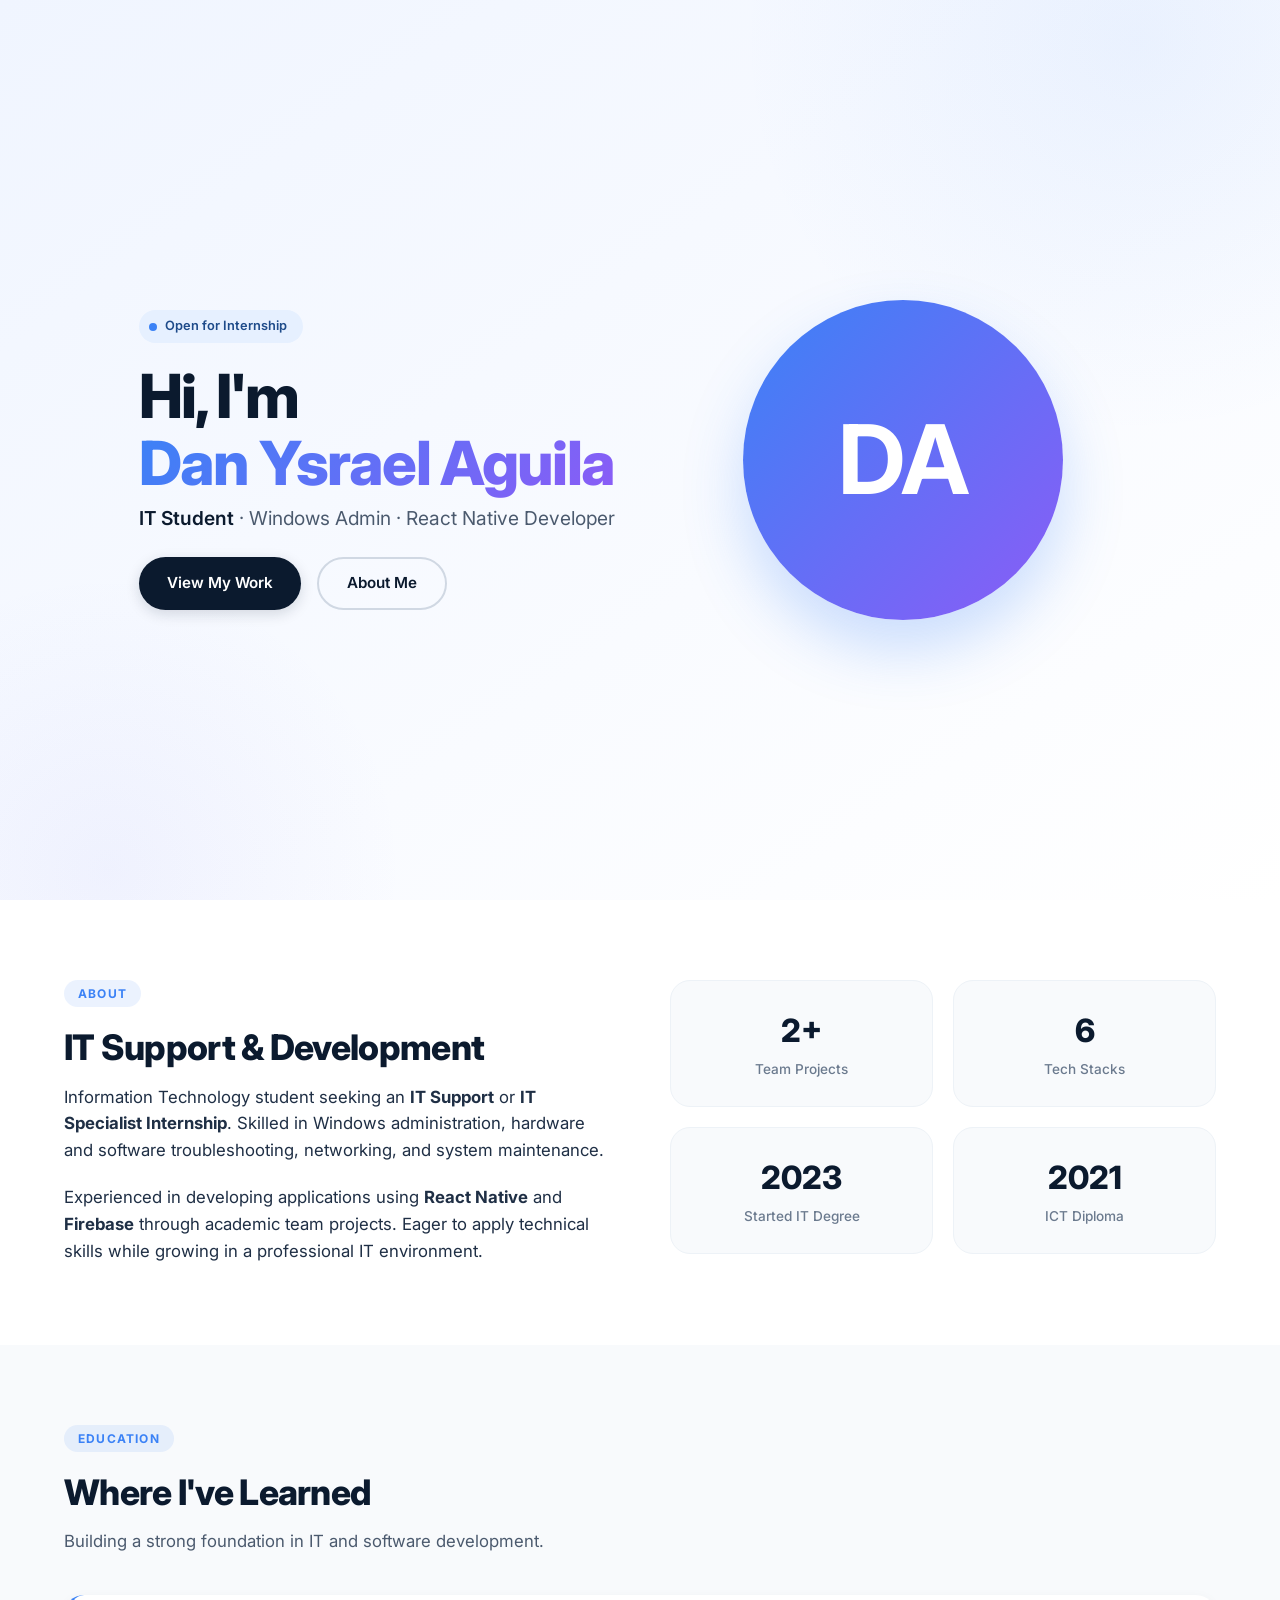
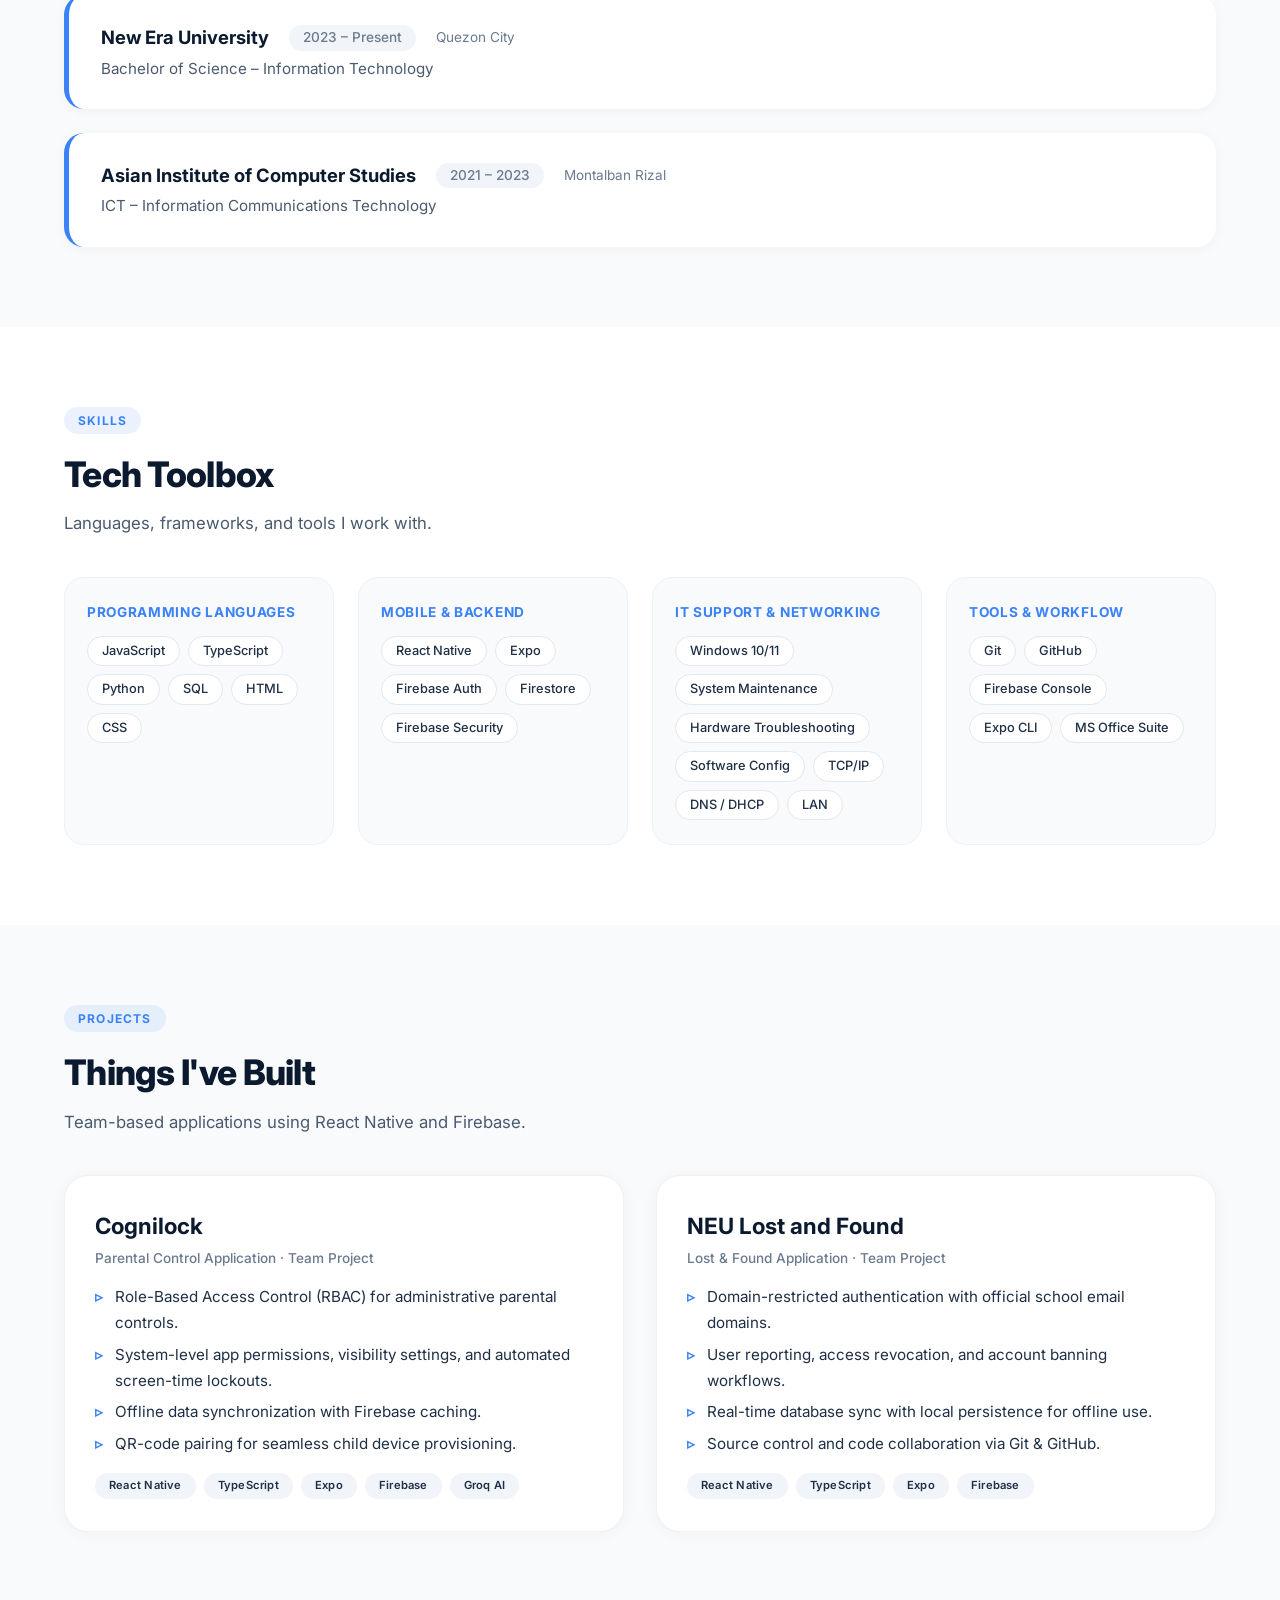
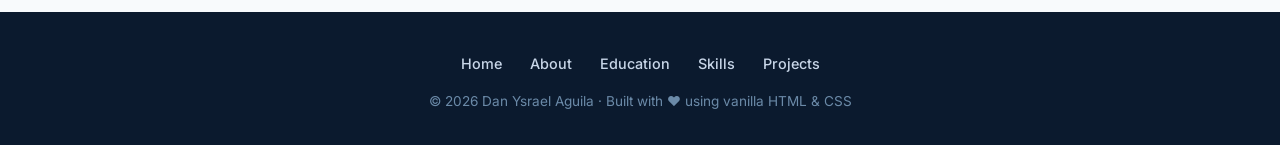
<file: index.html>
<!DOCTYPE html>
<html lang="en">
<head>
    <meta charset="UTF-8" />
    <meta name="viewport" content="width=device-width, initial-scale=1.0" />
    <title>Dan Ysrael Aguila · Portfolio</title>
    <link rel="preconnect" href="https://fonts.googleapis.com" />
    <link rel="preconnect" href="https://fonts.gstatic.com" crossorigin />
    <link href="https://fonts.googleapis.com/css2?family=Inter:opsz,wght@14..32,300;14..32,400;14..32,600;14..32,700;14..32,800&display=swap" rel="stylesheet" />
    <style>
        /* ─── RESET & BASE ─── */
        *,
        *::before,
        *::after {
            margin: 0;
            padding: 0;
            box-sizing: border-box;
        }

        html {
            scroll-behavior: smooth;
        }

        body {
            font-family: 'Inter', sans-serif;
            background: #f8fafc;
            color: #0b1a2e;
            line-height: 1.6;
            overflow-x: hidden;
        }

        a {
            text-decoration: none;
            color: inherit;
        }

        .container {
            max-width: 1200px;
            margin: 0 auto;
            padding: 0 24px;
        }

        /* ─── UTILITY ─── */
        .section-label {
            display: inline-block;
            font-size: 0.75rem;
            font-weight: 700;
            letter-spacing: 0.1em;
            text-transform: uppercase;
            color: #3b82f6;
            background: rgba(59, 130, 246, 0.10);
            padding: 4px 14px;
            border-radius: 100px;
            margin-bottom: 12px;
        }

        .section-title {
            font-size: 2.2rem;
            font-weight: 800;
            letter-spacing: -0.02em;
            color: #0b1a2e;
            margin-bottom: 8px;
        }

        .section-sub {
            font-size: 1.05rem;
            color: #4b5a6e;
            max-width: 560px;
            margin-bottom: 40px;
        }

        .fade-in {
            opacity: 0;
            transform: translateY(30px);
            transition: opacity 0.7s ease, transform 0.7s ease;
        }

        .fade-in.visible {
            opacity: 1;
            transform: translateY(0);
        }

        /* ─── HERO ─── */
        .hero {
            min-height: 100vh;
            display: flex;
            align-items: center;
            background: linear-gradient(145deg, #f0f5ff 0%, #ffffff 100%);
            position: relative;
            overflow: hidden;
            padding: 80px 0 60px;
        }

        .hero::before {
            content: '';
            position: absolute;
            top: -40%;
            right: -20%;
            width: 800px;
            height: 800px;
            background: radial-gradient(circle, rgba(59, 130, 246, 0.07) 0%, transparent 70%);
            border-radius: 50%;
            pointer-events: none;
        }

        .hero::after {
            content: '';
            position: absolute;
            bottom: -30%;
            left: -15%;
            width: 600px;
            height: 600px;
            background: radial-gradient(circle, rgba(99, 102, 241, 0.06) 0%, transparent 70%);
            border-radius: 50%;
            pointer-events: none;
        }

        .hero .container {
            position: relative;
            z-index: 1;
            display: grid;
            grid-template-columns: 1fr 1fr;
            gap: 50px;
            align-items: center;
        }

        .hero-content h1 {
            font-size: 3.8rem;
            font-weight: 800;
            letter-spacing: -0.03em;
            line-height: 1.1;
            color: #0b1a2e;
            margin-bottom: 6px;
        }

        .hero-content h1 .highlight {
            background: linear-gradient(135deg, #3b82f6, #8b5cf6);
            -webkit-background-clip: text;
            -webkit-text-fill-color: transparent;
            background-clip: text;
        }

        .hero-content .tagline {
            font-size: 1.2rem;
            color: #4b5a6e;
            margin-bottom: 24px;
            font-weight: 400;
        }

        .hero-content .tagline strong {
            color: #0b1a2e;
            font-weight: 600;
        }

        .hero-cta {
            display: flex;
            gap: 16px;
            flex-wrap: wrap;
        }

        .btn {
            display: inline-flex;
            align-items: center;
            gap: 8px;
            padding: 12px 28px;
            border-radius: 100px;
            font-weight: 600;
            font-size: 0.95rem;
            transition: all 0.25s ease;
            border: none;
            cursor: pointer;
        }

        .btn-primary {
            background: #0b1a2e;
            color: #fff;
            box-shadow: 0 4px 14px rgba(11, 26, 46, 0.15);
        }

        .btn-primary:hover {
            background: #1f2f45;
            transform: translateY(-2px);
            box-shadow: 0 8px 24px rgba(11, 26, 46, 0.20);
        }

        .btn-outline {
            background: transparent;
            color: #0b1a2e;
            border: 2px solid #d0d8e3;
        }

        .btn-outline:hover {
            border-color: #3b82f6;
            color: #3b82f6;
            transform: translateY(-2px);
        }

        .hero-visual {
            display: flex;
            justify-content: center;
            align-items: center;
        }

        .hero-avatar {
            width: 320px;
            height: 320px;
            border-radius: 50%;
            background: linear-gradient(135deg, #3b82f6, #8b5cf6);
            display: flex;
            align-items: center;
            justify-content: center;
            font-size: 6rem;
            font-weight: 700;
            color: #fff;
            box-shadow: 0 30px 60px rgba(59, 130, 246, 0.25);
            transition: transform 0.4s ease;
            user-select: none;
        }

        .hero-avatar:hover {
            transform: scale(1.02);
        }

        /* ─── STATUS BADGE ─── */
        .status-badge {
            display: inline-flex;
            align-items: center;
            gap: 8px;
            background: #e6f0ff;
            color: #1e4b8a;
            padding: 6px 16px 6px 10px;
            border-radius: 100px;
            font-size: 0.8rem;
            font-weight: 600;
            margin-bottom: 20px;
        }

        .status-badge .dot {
            width: 8px;
            height: 8px;
            border-radius: 50%;
            background: #3b82f6;
            animation: pulse-dot 1.8s ease-in-out infinite;
        }

        @keyframes pulse-dot {
            0%,
            100% {
                opacity: 1;
                transform: scale(1);
            }
            50% {
                opacity: 0.4;
                transform: scale(1.3);
            }
        }

        /* ─── ABOUT / PROFILE ─── */
        .profile-section {
            padding: 80px 0;
            background: #fff;
        }

        .profile-grid {
            display: grid;
            grid-template-columns: 1fr 1fr;
            gap: 60px;
            align-items: start;
        }

        .profile-text p {
            font-size: 1.05rem;
            color: #1f2f45;
            margin-bottom: 20px;
        }

        .profile-text p:last-child {
            margin-bottom: 0;
        }

        .profile-stats {
            display: grid;
            grid-template-columns: 1fr 1fr;
            gap: 20px;
        }

        .stat-card {
            background: #f8fafc;
            padding: 24px 20px;
            border-radius: 20px;
            text-align: center;
            border: 1px solid #edf2f7;
            transition: all 0.25s ease;
        }

        .stat-card:hover {
            border-color: #3b82f6;
            transform: translateY(-4px);
            box-shadow: 0 12px 30px rgba(59, 130, 246, 0.08);
        }

        .stat-card .number {
            font-size: 2rem;
            font-weight: 800;
            color: #0b1a2e;
            display: block;
        }

        .stat-card .label {
            font-size: 0.85rem;
            color: #6b7a8e;
            font-weight: 500;
        }

        /* ─── EDUCATION ─── */
        .education-section {
            padding: 80px 0;
            background: #f8fafc;
        }

        .timeline {
            display: flex;
            flex-direction: column;
            gap: 24px;
        }

        .timeline-item {
            background: #fff;
            padding: 28px 32px;
            border-radius: 20px;
            border-left: 5px solid #3b82f6;
            box-shadow: 0 2px 12px rgba(0, 0, 0, 0.04);
            transition: all 0.25s ease;
        }

        .timeline-item:hover {
            box-shadow: 0 8px 28px rgba(0, 0, 0, 0.07);
            transform: translateX(4px);
        }

        .timeline-item .meta {
            display: flex;
            flex-wrap: wrap;
            align-items: center;
            gap: 12px 20px;
            margin-bottom: 4px;
        }

        .timeline-item .meta .school {
            font-weight: 700;
            font-size: 1.15rem;
            color: #0b1a2e;
        }

        .timeline-item .meta .year {
            font-size: 0.85rem;
            color: #6b7a8e;
            background: #f1f4f9;
            padding: 2px 14px;
            border-radius: 100px;
            font-weight: 500;
        }

        .timeline-item .meta .location {
            font-size: 0.85rem;
            color: #6b7a8e;
        }

        .timeline-item .degree {
            font-size: 0.95rem;
            color: #4b5a6e;
            margin-top: 2px;
        }

        /* ─── SKILLS ─── */
        .skills-section {
            padding: 80px 0;
            background: #fff;
        }

        .skills-grid {
            display: grid;
            grid-template-columns: repeat(auto-fit, minmax(220px, 1fr));
            gap: 24px;
        }

        .skill-category {
            background: #f8fafc;
            padding: 24px 22px;
            border-radius: 20px;
            border: 1px solid #edf2f7;
            transition: all 0.25s ease;
        }

        .skill-category:hover {
            border-color: #3b82f6;
            transform: translateY(-4px);
            box-shadow: 0 12px 30px rgba(59, 130, 246, 0.06);
        }

        .skill-category h3 {
            font-size: 0.85rem;
            font-weight: 700;
            text-transform: uppercase;
            letter-spacing: 0.05em;
            color: #3b82f6;
            margin-bottom: 12px;
        }

        .skill-category .tags {
            display: flex;
            flex-wrap: wrap;
            gap: 8px;
        }

        .skill-category .tags span {
            background: #fff;
            padding: 4px 14px;
            border-radius: 100px;
            font-size: 0.8rem;
            font-weight: 500;
            color: #1f2f45;
            border: 1px solid #e2e8f0;
        }

        /* ─── PROJECTS ─── */
        .projects-section {
            padding: 80px 0;
            background: #f8fafc;
        }

        .projects-grid {
            display: grid;
            grid-template-columns: 1fr 1fr;
            gap: 32px;
        }

        .project-card {
            background: #fff;
            border-radius: 24px;
            padding: 32px 30px;
            box-shadow: 0 2px 16px rgba(0, 0, 0, 0.04);
            border: 1px solid #edf2f7;
            transition: all 0.3s ease;
            position: relative;
            overflow: hidden;
        }

        .project-card::after {
            content: '';
            position: absolute;
            top: 0;
            left: 0;
            width: 100%;
            height: 4px;
            background: linear-gradient(90deg, #3b82f6, #8b5cf6);
            opacity: 0;
            transition: opacity 0.3s ease;
        }

        .project-card:hover::after {
            opacity: 1;
        }

        .project-card:hover {
            transform: translateY(-6px);
            box-shadow: 0 16px 40px rgba(0, 0, 0, 0.08);
            border-color: #d0d8e3;
        }

        .project-card .project-title {
            font-size: 1.4rem;
            font-weight: 700;
            color: #0b1a2e;
            margin-bottom: 4px;
        }

        .project-card .project-sub {
            font-size: 0.85rem;
            color: #6b7a8e;
            font-weight: 500;
            margin-bottom: 14px;
        }

        .project-card .project-desc {
            font-size: 0.95rem;
            color: #1f2f45;
            line-height: 1.7;
            margin-bottom: 16px;
        }

        .project-card .project-desc ul {
            list-style: none;
            padding: 0;
        }

        .project-card .project-desc ul li {
            position: relative;
            padding-left: 20px;
            margin-bottom: 6px;
        }

        .project-card .project-desc ul li::before {
            content: '▹';
            position: absolute;
            left: 0;
            color: #3b82f6;
            font-weight: 700;
        }

        .project-card .tech-stack {
            display: flex;
            flex-wrap: wrap;
            gap: 8px;
            margin-top: 4px;
        }

        .project-card .tech-stack span {
            background: #f1f4f9;
            padding: 4px 14px;
            border-radius: 100px;
            font-size: 0.7rem;
            font-weight: 600;
            color: #1f2f45;
            letter-spacing: 0.02em;
        }

        /* ─── FOOTER ─── */
        .footer {
            padding: 40px 0 32px;
            background: #0b1a2e;
            color: #a0b3cc;
            text-align: center;
        }

        .footer a {
            color: #8bb3ff;
            font-weight: 500;
            transition: color 0.2s;
        }

        .footer a:hover {
            color: #fff;
        }

        .footer .footer-links {
            display: flex;
            justify-content: center;
            gap: 28px;
            margin-bottom: 16px;
            flex-wrap: wrap;
        }

        .footer .footer-links a {
            font-size: 0.9rem;
            color: #c8d6e8;
        }

        .footer .footer-links a:hover {
            color: #fff;
        }

        .footer p {
            font-size: 0.85rem;
            color: #6b8aa8;
        }

        /* ─── RESPONSIVE ─── */
        @media (max-width: 992px) {
            .hero .container {
                grid-template-columns: 1fr;
                text-align: center;
            }

            .hero-content h1 {
                font-size: 2.8rem;
            }

            .hero-cta {
                justify-content: center;
            }

            .hero-visual {
                order: -1;
            }

            .hero-avatar {
                width: 200px;
                height: 200px;
                font-size: 4rem;
            }

            .profile-grid {
                grid-template-columns: 1fr;
                gap: 40px;
            }

            .projects-grid {
                grid-template-columns: 1fr;
            }

            .section-title {
                font-size: 1.8rem;
            }
        }

        @media (max-width: 600px) {
            .hero-content h1 {
                font-size: 2.2rem;
            }

            .hero-avatar {
                width: 160px;
                height: 160px;
                font-size: 3.2rem;
            }

            .profile-stats {
                grid-template-columns: 1fr 1fr;
            }

            .stat-card .number {
                font-size: 1.6rem;
            }

            .timeline-item {
                padding: 20px;
            }

            .project-card {
                padding: 24px 20px;
            }

            .skills-grid {
                grid-template-columns: 1fr 1fr;
            }

            .btn {
                padding: 10px 20px;
                font-size: 0.85rem;
            }
        }

        @media (max-width: 400px) {
            .skills-grid {
                grid-template-columns: 1fr;
            }
        }

        /* ─── SCROLL REVEAL (JS triggers) ─── */
        .fade-in {
            opacity: 0;
            transform: translateY(30px);
            transition: opacity 0.7s cubic-bezier(0.22, 1, 0.36, 1),
                transform 0.7s cubic-bezier(0.22, 1, 0.36, 1);
        }

        .fade-in.visible {
            opacity: 1;
            transform: translateY(0);
        }

        /* small tweaks */
        .glow-text {
            color: #3b82f6;
        }

        .inline-code {
            background: #edf2f7;
            padding: 1px 8px;
            border-radius: 6px;
            font-family: inherit;
            font-size: 0.85em;
            color: #1f2f45;
        }
    </style>
</head>
<body>

    <!-- ─── HERO ─── -->
    <section class="hero" id="home">
        <div class="container">
            <div class="hero-content">
                <div class="status-badge">
                    <span class="dot"></span>
                    Open for Internship
                </div>
                <h1>
                    Hi, I'm <br />
                    <span class="highlight">Dan Ysrael Aguila</span>
                </h1>
                <p class="tagline">
                    <strong>IT Student</strong> · Windows Admin · React Native Developer
                </p>
                <div class="hero-cta">
                    <a href="#projects" class="btn btn-primary">View My Work</a>
                    <a href="#profile" class="btn btn-outline">About Me</a>
                </div>
            </div>
            <div class="hero-visual">
                <div class="hero-avatar">DA</div>
            </div>
        </div>
    </section>

    <!-- ─── PROFILE ─── -->
    <section class="profile-section" id="profile">
        <div class="container">
            <div class="profile-grid">
                <div class="profile-text fade-in">
                    <span class="section-label">About</span>
                    <h2 class="section-title">IT Support &amp; Development</h2>
                    <p>
                        Information Technology student seeking an <strong>IT Support</strong> or
                        <strong>IT Specialist Internship</strong>. Skilled in Windows administration,
                        hardware and software troubleshooting, networking, and system maintenance.
                    </p>
                    <p>
                        Experienced in developing applications using <strong>React Native</strong> and
                        <strong>Firebase</strong> through academic team projects. Eager to apply technical
                        skills while growing in a professional IT environment.
                    </p>
                </div>
                <div class="profile-stats fade-in">
                    <div class="stat-card">
                        <span class="number">2+</span>
                        <span class="label">Team Projects</span>
                    </div>
                    <div class="stat-card">
                        <span class="number">6</span>
                        <span class="label">Tech Stacks</span>
                    </div>
                    <div class="stat-card">
                        <span class="number">2023</span>
                        <span class="label">Started IT Degree</span>
                    </div>
                    <div class="stat-card">
                        <span class="number">2021</span>
                        <span class="label">ICT Diploma</span>
                    </div>
                </div>
            </div>
        </div>
    </section>

    <!-- ─── EDUCATION ─── -->
    <section class="education-section" id="education">
        <div class="container">
            <span class="section-label fade-in">Education</span>
            <h2 class="section-title fade-in">Where I've Learned</h2>
            <p class="section-sub fade-in">Building a strong foundation in IT and software development.</p>

            <div class="timeline">
                <div class="timeline-item fade-in">
                    <div class="meta">
                        <span class="school">New Era University</span>
                        <span class="year">2023 – Present</span>
                        <span class="location">Quezon City</span>
                    </div>
                    <div class="degree">Bachelor of Science – Information Technology</div>
                </div>

                <div class="timeline-item fade-in">
                    <div class="meta">
                        <span class="school">Asian Institute of Computer Studies</span>
                        <span class="year">2021 – 2023</span>
                        <span class="location">Montalban Rizal</span>
                    </div>
                    <div class="degree">ICT – Information Communications Technology</div>
                </div>
            </div>
        </div>
    </section>

    <!-- ─── SKILLS ─── -->
    <section class="skills-section" id="skills">
        <div class="container">
            <span class="section-label fade-in">Skills</span>
            <h2 class="section-title fade-in">Tech Toolbox</h2>
            <p class="section-sub fade-in">Languages, frameworks, and tools I work with.</p>

            <div class="skills-grid">
                <div class="skill-category fade-in">
                    <h3>Programming Languages</h3>
                    <div class="tags">
                        <span>JavaScript</span>
                        <span>TypeScript</span>
                        <span>Python</span>
                        <span>SQL</span>
                        <span>HTML</span>
                        <span>CSS</span>
                    </div>
                </div>

                <div class="skill-category fade-in">
                    <h3>Mobile &amp; Backend</h3>
                    <div class="tags">
                        <span>React Native</span>
                        <span>Expo</span>
                        <span>Firebase Auth</span>
                        <span>Firestore</span>
                        <span>Firebase Security</span>
                    </div>
                </div>

                <div class="skill-category fade-in">
                    <h3>IT Support &amp; Networking</h3>
                    <div class="tags">
                        <span>Windows 10/11</span>
                        <span>System Maintenance</span>
                        <span>Hardware Troubleshooting</span>
                        <span>Software Config</span>
                        <span>TCP/IP</span>
                        <span>DNS / DHCP</span>
                        <span>LAN</span>
                    </div>
                </div>

                <div class="skill-category fade-in">
                    <h3>Tools &amp; Workflow</h3>
                    <div class="tags">
                        <span>Git</span>
                        <span>GitHub</span>
                        <span>Firebase Console</span>
                        <span>Expo CLI</span>
                        <span>MS Office Suite</span>
                    </div>
                </div>
            </div>
        </div>
    </section>

    <!-- ─── PROJECTS ─── -->
    <section class="projects-section" id="projects">
        <div class="container">
            <span class="section-label fade-in">Projects</span>
            <h2 class="section-title fade-in">Things I've Built</h2>
            <p class="section-sub fade-in">Team-based applications using React Native and Firebase.</p>

            <div class="projects-grid">

                <!-- Cognilock -->
                <div class="project-card fade-in">
                    <div class="project-title">Cognilock</div>
                    <div class="project-sub">Parental Control Application · Team Project</div>
                    <div class="project-desc">
                        <ul>
                            <li>Role-Based Access Control (RBAC) for administrative parental controls.</li>
                            <li>System-level app permissions, visibility settings, and automated screen-time lockouts.</li>
                            <li>Offline data synchronization with Firebase caching.</li>
                            <li>QR-code pairing for seamless child device provisioning.</li>
                        </ul>
                    </div>
                    <div class="tech-stack">
                        <span>React Native</span>
                        <span>TypeScript</span>
                        <span>Expo</span>
                        <span>Firebase</span>
                        <span>Groq AI</span>
                    </div>
                </div>

                <!-- NEU Lost and Found -->
                <div class="project-card fade-in">
                    <div class="project-title">NEU Lost and Found</div>
                    <div class="project-sub">Lost &amp; Found Application · Team Project</div>
                    <div class="project-desc">
                        <ul>
                            <li>Domain-restricted authentication with official school email domains.</li>
                            <li>User reporting, access revocation, and account banning workflows.</li>
                            <li>Real-time database sync with local persistence for offline use.</li>
                            <li>Source control and code collaboration via Git &amp; GitHub.</li>
                        </ul>
                    </div>
                    <div class="tech-stack">
                        <span>React Native</span>
                        <span>TypeScript</span>
                        <span>Expo</span>
                        <span>Firebase</span>
                    </div>
                </div>

            </div>
        </div>
    </section>

    <!-- ─── FOOTER ─── -->
    <footer class="footer">
        <div class="container">
            <div class="footer-links">
                <a href="#home">Home</a>
                <a href="#profile">About</a>
                <a href="#education">Education</a>
                <a href="#skills">Skills</a>
                <a href="#projects">Projects</a>
            </div>
            <p>&copy; 2026 Dan Ysrael Aguila · Built with &hearts; using vanilla HTML &amp; CSS</p>
        </div>
    </footer>

    <!-- ─── SCROLL REVEAL SCRIPT ─── -->
    <script>
        (function() {
            const els = document.querySelectorAll('.fade-in');

            const observer = new IntersectionObserver((entries) => {
                entries.forEach(entry => {
                    if (entry.isIntersecting) {
                        entry.target.classList.add('visible');
                    }
                });
            }, {
                threshold: 0.15,
                rootMargin: '0px 0px -30px 0px'
            });

            els.forEach(el => observer.observe(el));

            // trigger visible for any already in view on load
            setTimeout(() => {
                els.forEach(el => {
                    const rect = el.getBoundingClientRect();
                    if (rect.top < window.innerHeight - 60) {
                        el.classList.add('visible');
                    }
                });
            }, 200);
        })();
    </script>

</body>
</html>
</file>
